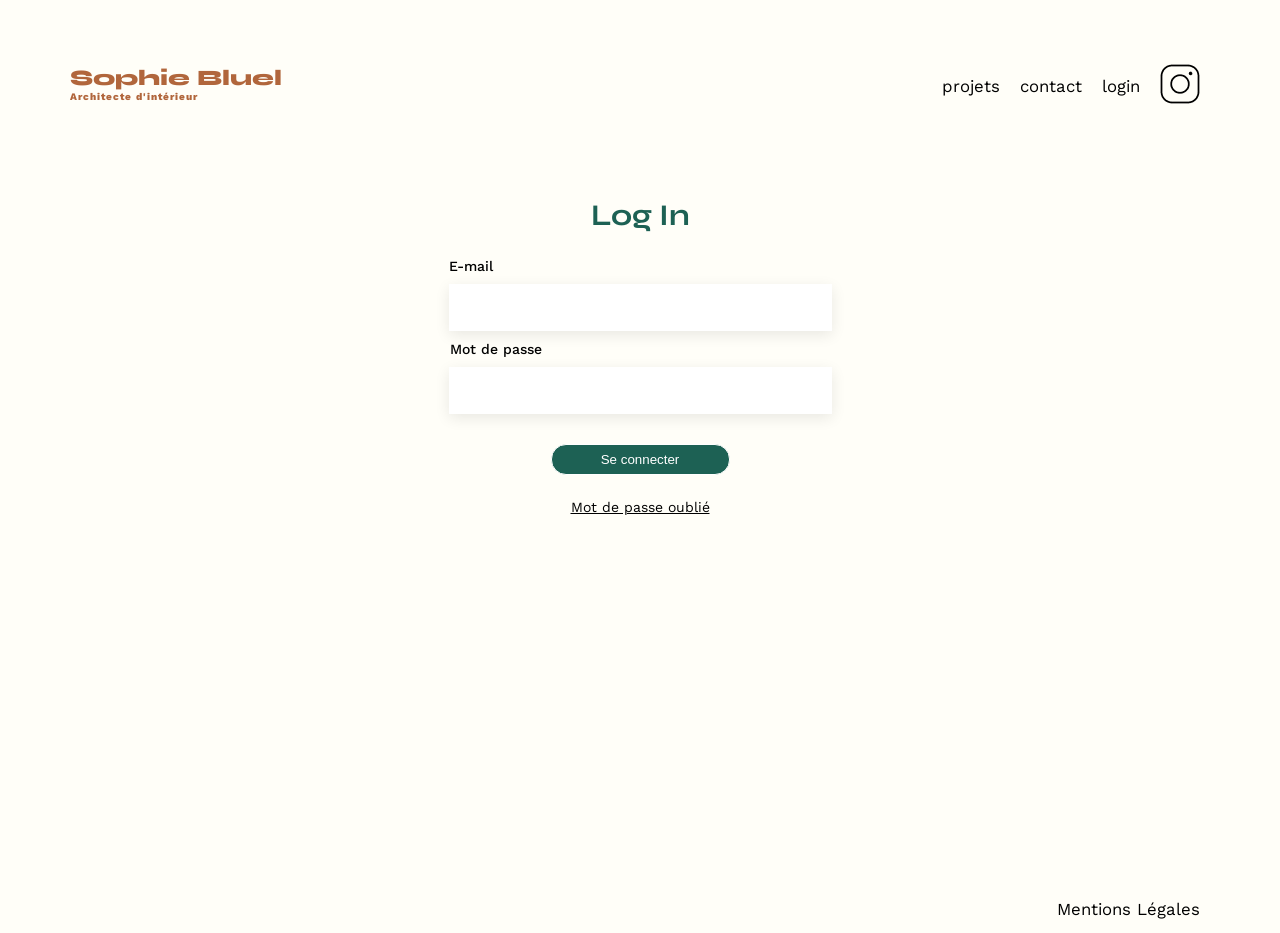
<file: FrontEnd/assets/pages/page_connexion.html>
<!DOCTYPE html>
<html lang="fr">
<head>
	<meta charset="UTF-8">
	<title>Sophie Bluel - Architecte d'intérieur</title>
	<meta name="viewport" content="width=device-width, initial-scale=1.0">
	<link rel="preconnect" href="https://fonts.googleapis.com">
	<link rel="preconnect" href="https://fonts.gstatic.com" crossorigin>
	<link href="https://fonts.googleapis.com/css2?family=Syne:wght@700;800&family=Work+Sans&display=swap" rel="stylesheet">
	<meta name="description" content="">
	<link rel="stylesheet" href="../pages/connexion_style.css">
	<script src="login.js" type="module" defer></script>
</head>
<body>
<header>
	<h1>Sophie Bluel <span>Architecte d'intérieur</span></h1>
	<nav>
		<ul>
			<li><a href="../../index.html">projets</a></li>
			<li>contact</li>
			<li>login</li>
			<li><img src="../icons/instagram.png" alt="Instagram"></li>
		</ul>
	</nav>
</header>
<main>
	<h2>Log In</h2>
    <form action="#" method="post" class="form_login">
        <label for="input_email" id="email">E-mail</label>
        <input type="email" id="input_email" name="email">
        <label for="input_password" id="mdps">Mot de passe</label>
        <input type="password" id="input_password" name="password">
        <input type="submit" value="Se connecter" class="btn_submit">
    </form>
	<div class="loginError">

	</div>
    <p>Mot de passe oublié</p>
</main>

<footer>
	<nav>
		<ul>
			<li>Mentions Légales</li>
		</ul>
	</nav>
</footer>
</body>
</html>
</file>
<file: FrontEnd/assets/pages/connexion_style.css>
body {
	max-width: 1140px;
	margin:auto;
	font-family: 'Work Sans' ;
	font-size: 14px;
    background-color: #FFFEF8;
}
/* Header */
header {
	display: flex;
	justify-content: space-between;
	margin: 50px 0
}
h1{
	display: flex;
	flex-direction: column;
	font-family: 'Syne';
	font-size: 22px;
	font-weight: 800;
	color: #B1663C
}

h1 > span {
	font-family: 'Work Sans';
	font-size:10px;
	letter-spacing: 0.1em;
;
}
nav ul {
	display: flex;
	align-items: center;
	list-style-type: none;

}
nav li {
	padding: 0 10px;
	font-size: 1.2em;
}
nav li a{
	text-decoration: none;
	color: black;
}
nav li a:hover{
    color: #B1663C;
}
/* Une fois tout les href mis on peut enlever */ 
li:hover {
	color: #B1663C;
}

/* Main */
main{
    display: flex;
    justify-content: center;
    align-items: center;
    flex-direction: column;
}
h2{
    display: flex;
    justify-content: center;
    color: #1D6154;
    font-family: 'Syne', sans-serif;
    font-size: 30px;
}
form{
    display: flex;
    flex-direction: column;
    align-items: center;
    margin-bottom: 10px;
}
#email{
    margin-right: 88%;
    margin-bottom: 10px;
    font-weight: 500;
    font-size: 14px;
    font-family: 'Work Sans', sans-serif;
}
#input_email{
    width: 379px;
    height: 45px;
    box-shadow: 0px 4px 14px 0px #00000017;
    border: none;
    margin-bottom: 10px;
}
#mdps{
    margin-right: 75%;
    margin-bottom: 10px;
    font-weight: 500;
    font-size: 14px;
    font-family: 'Work Sans', sans-serif;
}
#input_password{
    width: 379px;
    height: 45px;
    box-shadow: 0px 4px 14px 0px #00000017;
    border: none;
    margin-bottom: 10px;
}
.btn_submit{
    width: 179px;
    border: 1px solid;
    border-radius: 15px;
    padding: 7px 15px 7px 15px;
    background-color: #1D6154;
    color: white;
    margin-top: 20px;
    cursor: pointer;
}

main p{
    text-decoration: underline;
    cursor: pointer;
}

.loginError p{
    text-decoration: none;
    color: red;
    cursor: default;
}

/* Footer */

footer nav ul {
	display: flex;
	justify-content: flex-end;
	margin-top: 370px;
}
</file>
